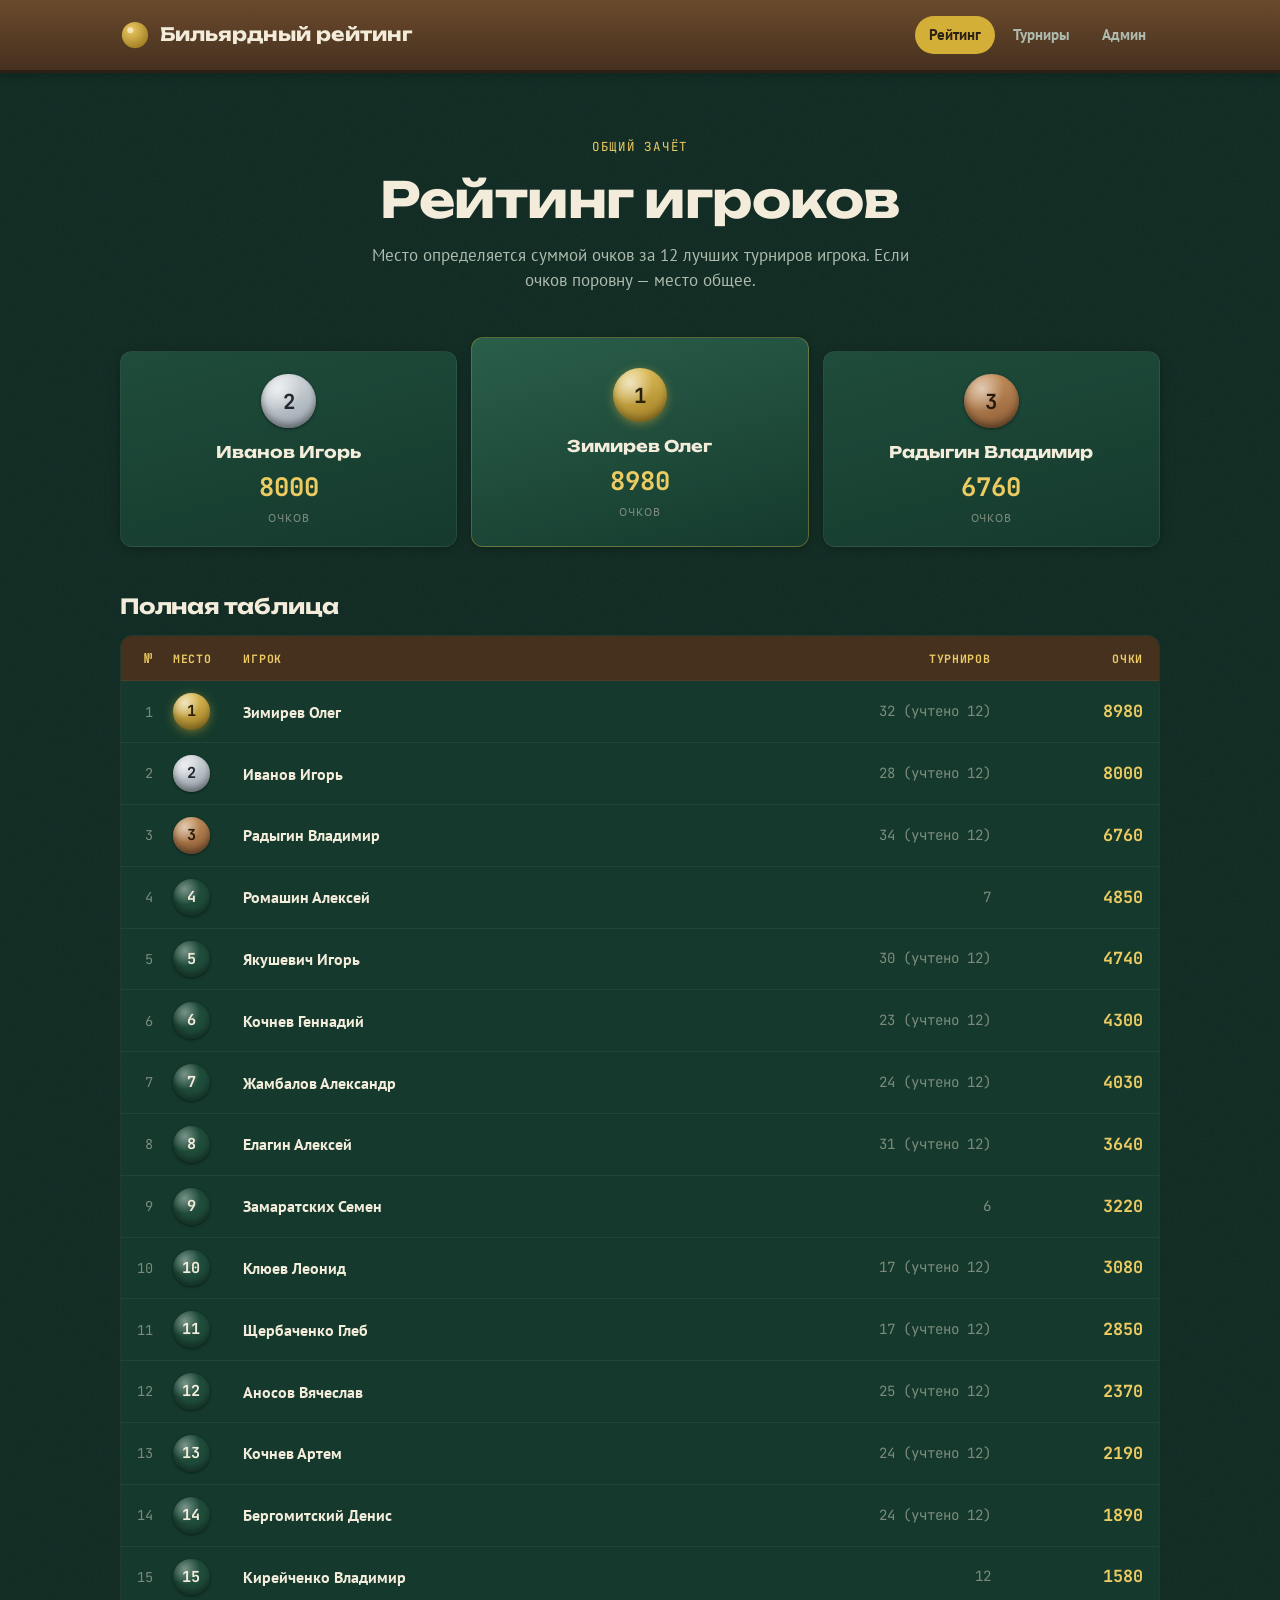
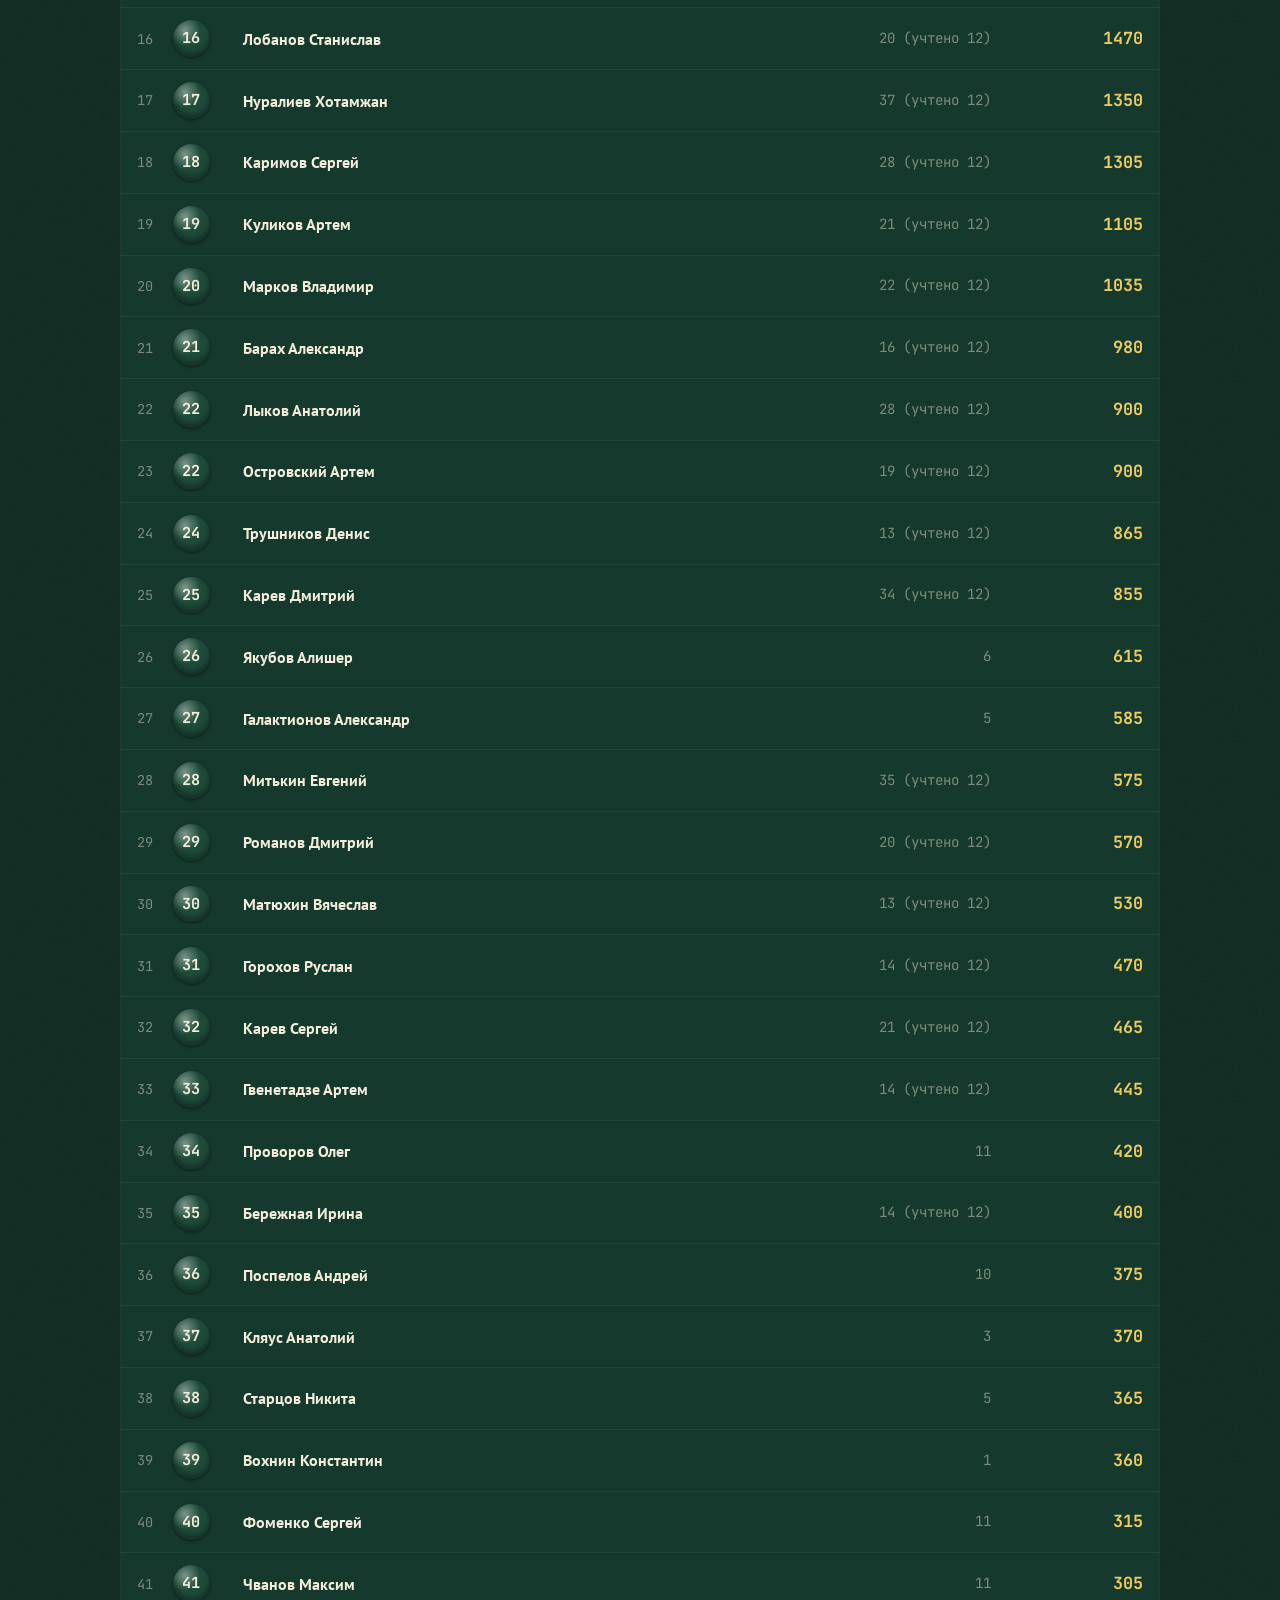
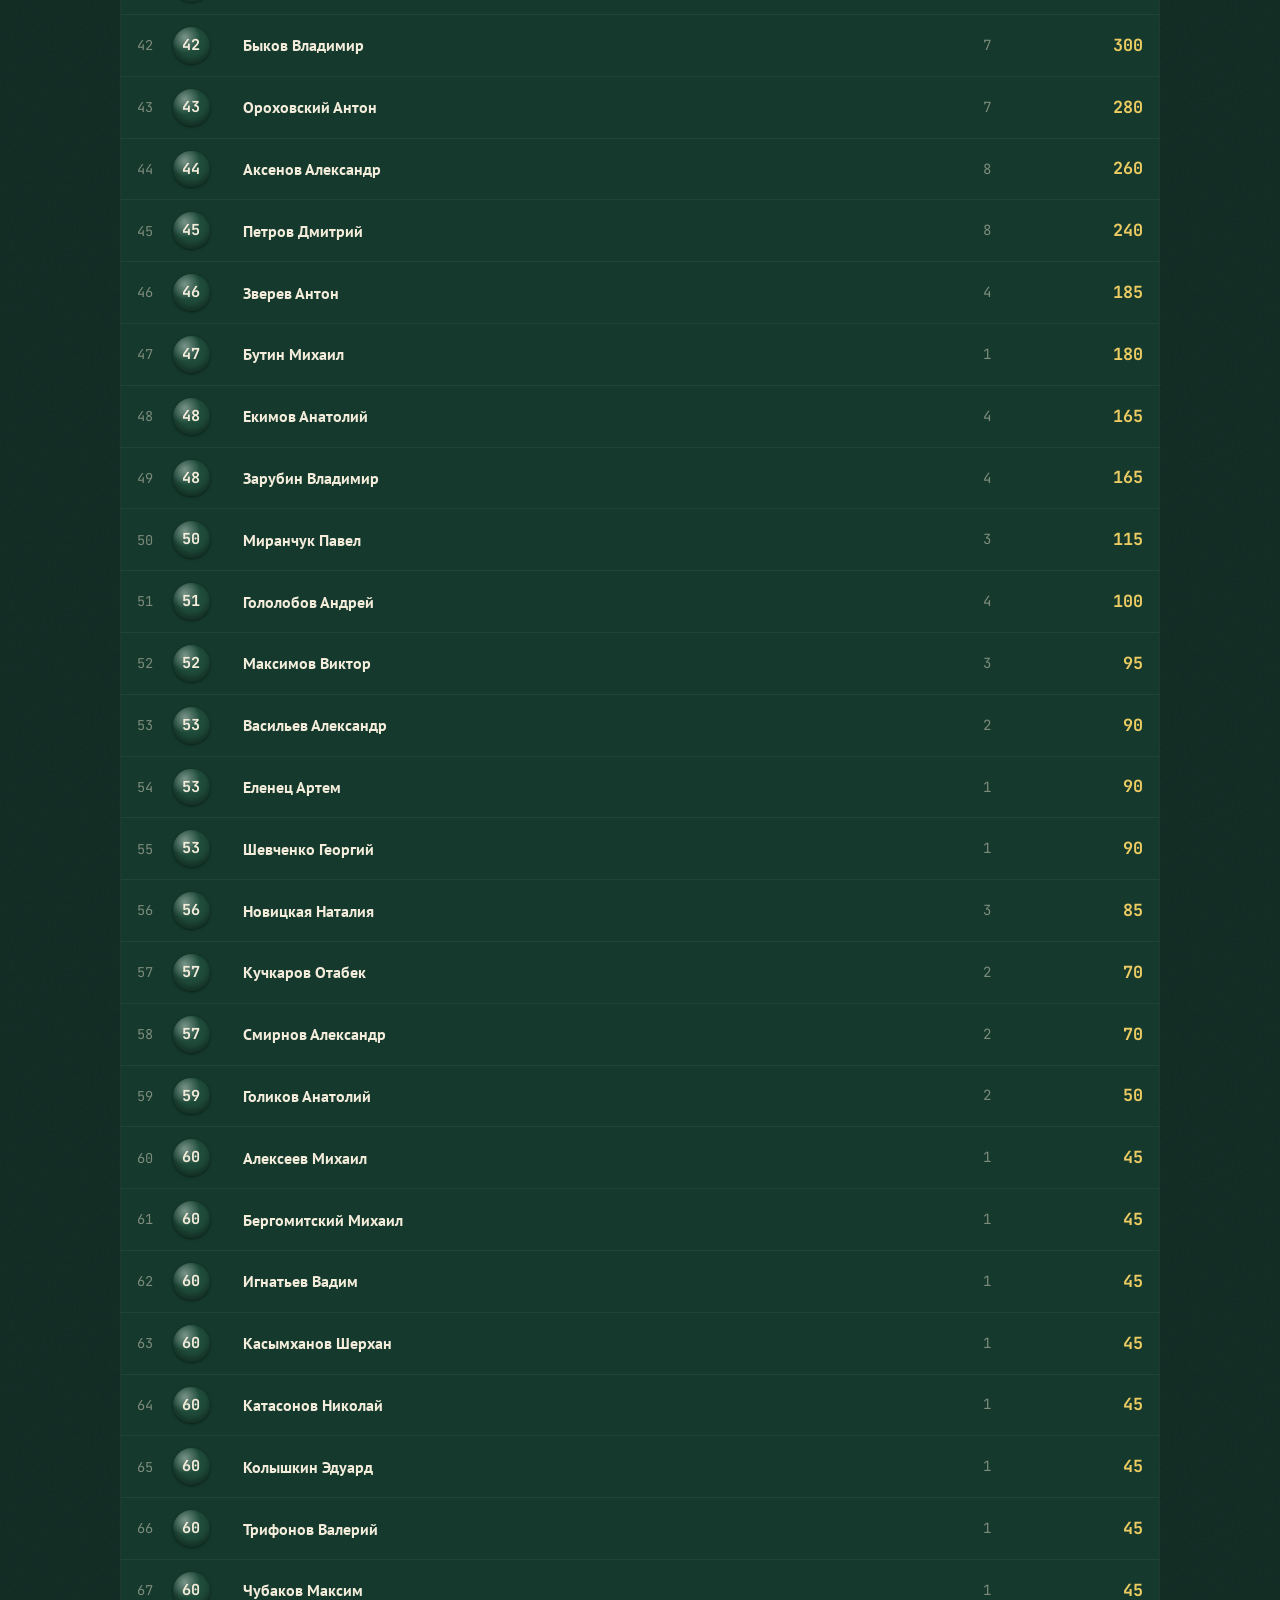
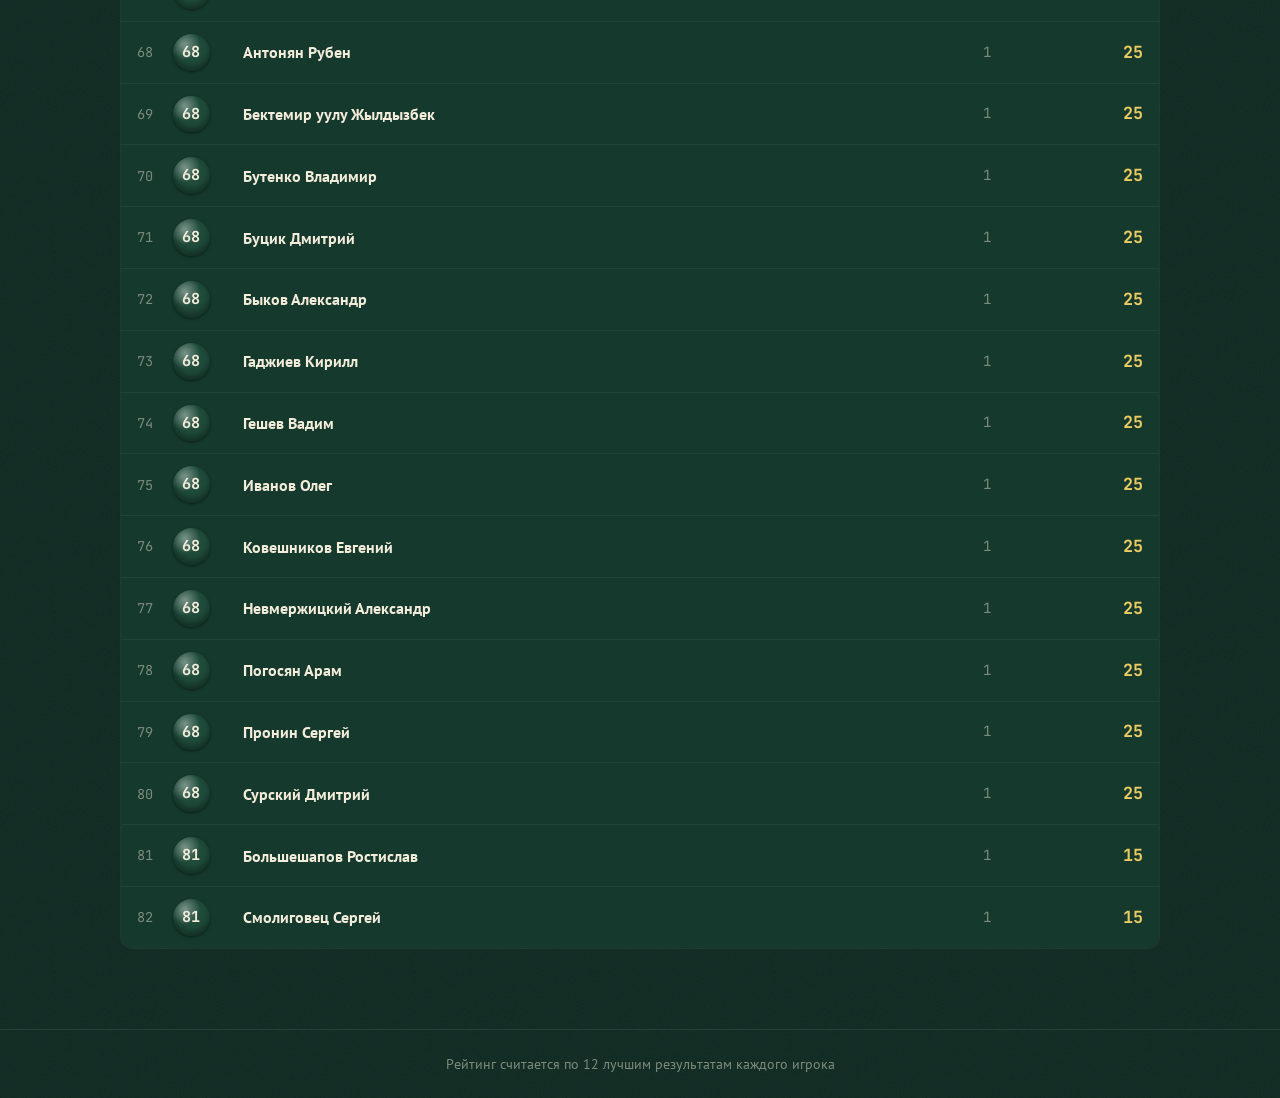
<file: index.html>
<!DOCTYPE html>
<html lang="ru">
<head>
<meta charset="UTF-8">
<meta name="viewport" content="width=device-width, initial-scale=1.0">
<title>Бильярдный рейтинг</title>
<meta name="description" content="Общий рейтинг игроков по итогам бильярдных турниров.">
<link rel="preconnect" href="https://fonts.googleapis.com">
<link rel="preconnect" href="https://fonts.gstatic.com" crossorigin>
<link href="https://fonts.googleapis.com/css2?family=Unbounded:wght@500;700;800&amp;family=PT+Sans:wght@400;700&amp;family=JetBrains+Mono:wght@400;500;700&amp;display=swap" rel="stylesheet">
<link rel="stylesheet" href="css/style.css">
</head>
<body>

<header class="site-header">
  <div class="site-header__inner">
    <a href="index.html" class="brand">
      <svg class="brand__mark" viewBox="0 0 32 32" aria-hidden="true">
        <circle cx="16" cy="16" r="14" fill="url(#ballGradHome)"/>
        <circle cx="11" cy="11" r="3.2" fill="#fff" opacity="0.55"/>
        <defs>
          <radialGradient id="ballGradHome" cx="0.35" cy="0.3" r="0.8">
            <stop offset="0%" stop-color="#eccb63"/>
            <stop offset="100%" stop-color="#9c7a1f"/>
          </radialGradient>
        </defs>
      </svg>
      Бильярдный рейтинг
    </a>
    <nav class="site-nav" aria-label="Основная навигация">
      <a href="index.html" class="active">Рейтинг</a>
      <a href="tournaments.html">Турниры</a>
      <a href="admin.html">Админ</a>
    </nav>
  </div>
</header>

<main>
  <div class="container">

    <div class="hero">
      <span class="hero__eyebrow">Общий зачёт</span>
      <h1>Рейтинг игроков</h1>
      <p class="lead">Место определяется суммой очков за 12 лучших турниров игрока. Если очков поровну — место общее.</p>
    </div>

    <div id="loading" class="loading-row"><span class="spinner"></span>&nbsp; Загружаем данные…</div>
    <div id="error-banner" class="banner banner-error" hidden></div>

    <div id="content" hidden>
      <div id="podium" class="podium"></div>

      <div class="section-title">
        <h2>Полная таблица</h2>
      </div>
      <div class="table-wrap">
        <table class="rating-table">
          <thead>
            <tr>
              <th class="idx">№</th>
              <th>Место</th>
              <th>Игрок</th>
              <th class="num col-secondary">Турниров</th>
              <th class="num">Очки</th>
            </tr>
          </thead>
          <tbody id="rating-body"></tbody>
        </table>
      </div>
    </div>

    <div id="empty-state" class="empty-state" hidden>
      <h3>Турниров пока нет</h3>
      <p>Как только администратор добавит первый турнир, здесь появится рейтинг игроков.</p>
    </div>

  </div>
</main>

<footer class="site-footer">
  <div class="container">
    <p>Рейтинг считается по 12 лучшим результатам каждого игрока</p>
  </div>
</footer>

<script type="module" src="js/main.js"></script>
<script src="js/metrika.js"></script>
</body>
</html>
</file>
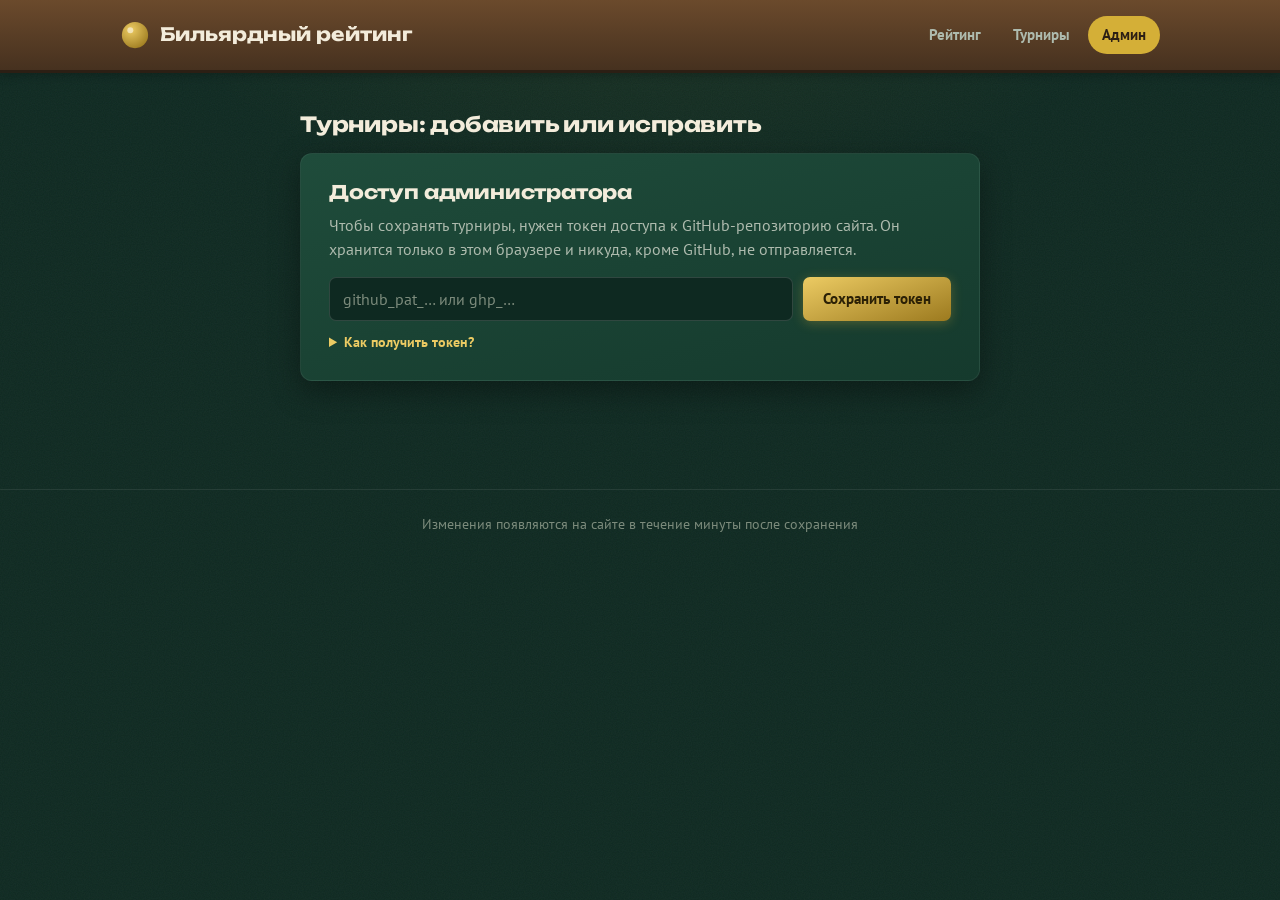
<file: admin.html>
<!DOCTYPE html>
<html lang="ru">
<head>
<meta charset="UTF-8">
<meta name="viewport" content="width=device-width, initial-scale=1.0">
<title>Админ — Бильярдный рейтинг</title>
<meta name="robots" content="noindex">
<link rel="preconnect" href="https://fonts.googleapis.com">
<link rel="preconnect" href="https://fonts.gstatic.com" crossorigin>
<link href="https://fonts.googleapis.com/css2?family=Unbounded:wght@500;700;800&amp;family=PT+Sans:wght@400;700&amp;family=JetBrains+Mono:wght@400;500;700&amp;display=swap" rel="stylesheet">
<link rel="stylesheet" href="css/style.css">
<style>
  details.help { font-size: 0.9rem; color: var(--chalk-dim); margin-top: 10px; }
  details.help summary { cursor: pointer; color: var(--brass-light); font-weight: 700; }
  details.help ol { padding-left: 20px; margin: 10px 0; }
  details.help li { margin-bottom: 6px; }
  details.help code { background: rgba(0,0,0,0.3); padding: 1px 6px; border-radius: 4px; font-family: var(--font-mono); font-size: 0.85em; }
  #preview-table td, #preview-table th { padding: 8px 12px; }
</style>
</head>
<body>

<header class="site-header">
  <div class="site-header__inner">
    <a href="index.html" class="brand">
      <svg class="brand__mark" viewBox="0 0 32 32" aria-hidden="true">
        <circle cx="16" cy="16" r="14" fill="url(#ballGradA)"/>
        <circle cx="11" cy="11" r="3.2" fill="#fff" opacity="0.55"/>
        <defs>
          <radialGradient id="ballGradA" cx="0.35" cy="0.3" r="0.8">
            <stop offset="0%" stop-color="#eccb63"/>
            <stop offset="100%" stop-color="#9c7a1f"/>
          </radialGradient>
        </defs>
      </svg>
      Бильярдный рейтинг
    </a>
    <nav class="site-nav" aria-label="Основная навигация">
      <a href="index.html">Рейтинг</a>
      <a href="tournaments.html">Турниры</a>
      <a href="admin.html" class="active">Админ</a>
    </nav>
  </div>
</header>

<main>
  <div class="container" style="max-width: 720px;">

    <div class="section-title">
      <h2 class="page-title">Турниры: добавить или исправить</h2>
    </div>

    <div id="checking-token" class="loading-row" hidden><span class="spinner"></span>&nbsp; Проверяем сохранённый токен…</div>

    <!-- Панель ввода токена -->
    <section class="panel" id="token-panel">
      <h3 style="margin-top:0;">Доступ администратора</h3>
      <p>Чтобы сохранять турниры, нужен токен доступа к GitHub-репозиторию сайта. Он хранится только в этом браузере и никуда, кроме GitHub, не отправляется.</p>
      <div class="field-row">
        <input type="password" id="token-input" placeholder="github_pat_… или ghp_…" autocomplete="off" aria-label="Токен доступа GitHub">
        <button id="save-token-btn" class="btn btn-primary">Сохранить токен</button>
      </div>
      <div id="token-error" class="banner banner-error" hidden style="margin-top:12px;"></div>

      <details class="help">
        <summary>Как получить токен?</summary>
        <ol>
          <li>Откройте <a href="https://github.com/settings/tokens?type=beta" target="_blank" rel="noopener">github.com/settings/tokens (Fine-grained tokens)</a>.</li>
          <li>Нажмите <strong>Generate new token</strong>.</li>
          <li>Задайте название и срок действия (например, 1 год).</li>
          <li>В <strong>Repository access</strong> выберите «Only select repositories» и укажите репозиторий этого сайта.</li>
          <li>В <strong>Permissions → Repository permissions</strong> найдите <strong>Contents</strong> и выберите <strong>Read and write</strong>.</li>
          <li>Нажмите <strong>Generate token</strong> и скопируйте его — он показывается только один раз.</li>
        </ol>
        <p>Токен даёт доступ только к тому репозиторию, который вы выбрали на шаге 4 — не к всему аккаунту.</p>
      </details>
    </section>

    <!-- Форма добавления турнира -->
    <section class="panel" id="admin-panel" hidden>
      <div class="panel-header">
        <h3 style="margin:0;" id="form-title">Новый турнир</h3>
        <button type="button" id="logout-btn" class="btn btn-ghost">Сменить токен</button>
      </div>

      <div class="field">
        <label for="edit-select">Что делаем</label>
        <select id="edit-select">
          <option value="">➕ Добавить новый турнир</option>
        </select>
        <p class="hint">Чтобы вписать очки после жеребьёвки или исправить уже сохранённый турнир, выберите его в этом списке.</p>
      </div>

      <form id="tournament-form">
        <div class="field">
          <label for="t-name">Название турнира</label>
          <input type="text" id="t-name" required placeholder="Например: Зимний мини-турнир">
        </div>

        <div class="field-group">
          <div class="field">
            <label for="t-date">Дата</label>
            <input type="date" id="t-date" required>
          </div>
          <div class="field">
            <label for="t-type">Тип турнира</label>
            <select id="t-type" required>
              <option value="mini">Мини-турнир</option>
              <option value="masters">Мастерс</option>
              <option value="grand_slam">Большой шлем</option>
            </select>
          </div>
        </div>

        <div class="field">
          <label>Игроки и очки <span id="players-count" class="players-count"></span></label>
          <div id="players-rows"></div>
          <div id="undo-bar" class="undo-bar" hidden>
            <span id="undo-text"></span>
            <button type="button" id="undo-btn" class="undo-bar__btn">Вернуть</button>
          </div>
          <button type="button" id="add-player-row-btn" class="btn btn-secondary">+ Добавить игрока</button>
          <p class="hint">Начните вводить имя — если игрок уже есть в базе, выберите его из списка, чтобы не создать дубль. Новое имя автоматически станет новым игроком. До турнира очки можно не заполнять: проведите жеребьёвку ниже и сохраните турнир как предстоящий.</p>
        </div>

        <datalist id="players-datalist"></datalist>

        <div class="field" id="groups-field">
          <label>Группы <span class="players-count">необязательно</span></label>
          <p id="groups-status" class="hint" style="margin-top:0;"></p>
          <div class="field-row" style="align-items:center;">
            <select id="groups-count-select" aria-label="Количество групп" hidden style="width:auto;"></select>
            <button type="button" id="draw-btn" class="btn btn-secondary">Провести жеребьёвку</button>
            <button type="button" id="clear-groups-btn" class="btn btn-ghost" hidden>Убрать группы</button>
          </div>
          <div id="groups-board" class="groups-board"></div>
        </div>

        <div id="preview-wrap" hidden>
          <div class="section-title"><h2 style="font-size:1rem;">Предпросмотр мест</h2></div>
          <div class="table-wrap" style="margin-bottom:20px;">
            <table class="rating-table" id="preview-table">
              <thead><tr><th class="idx">№</th><th>Место</th><th>Игрок</th><th class="num">Очки</th></tr></thead>
              <tbody id="preview-body"></tbody>
            </table>
          </div>
        </div>

        <div id="form-banner" class="banner" hidden></div>

        <button type="submit" class="btn btn-primary btn-large" id="submit-btn">Сохранить турнир</button>
        <button type="button" class="btn btn-danger btn-large delete-btn" id="delete-btn" hidden>Удалить турнир</button>
      </form>
    </section>

  </div>
</main>

<footer class="site-footer">
  <div class="container">
    <p>Изменения появляются на сайте в течение минуты после сохранения</p>
  </div>
</footer>

<script type="module" src="js/admin.js"></script>
</body>
</html>
</file>
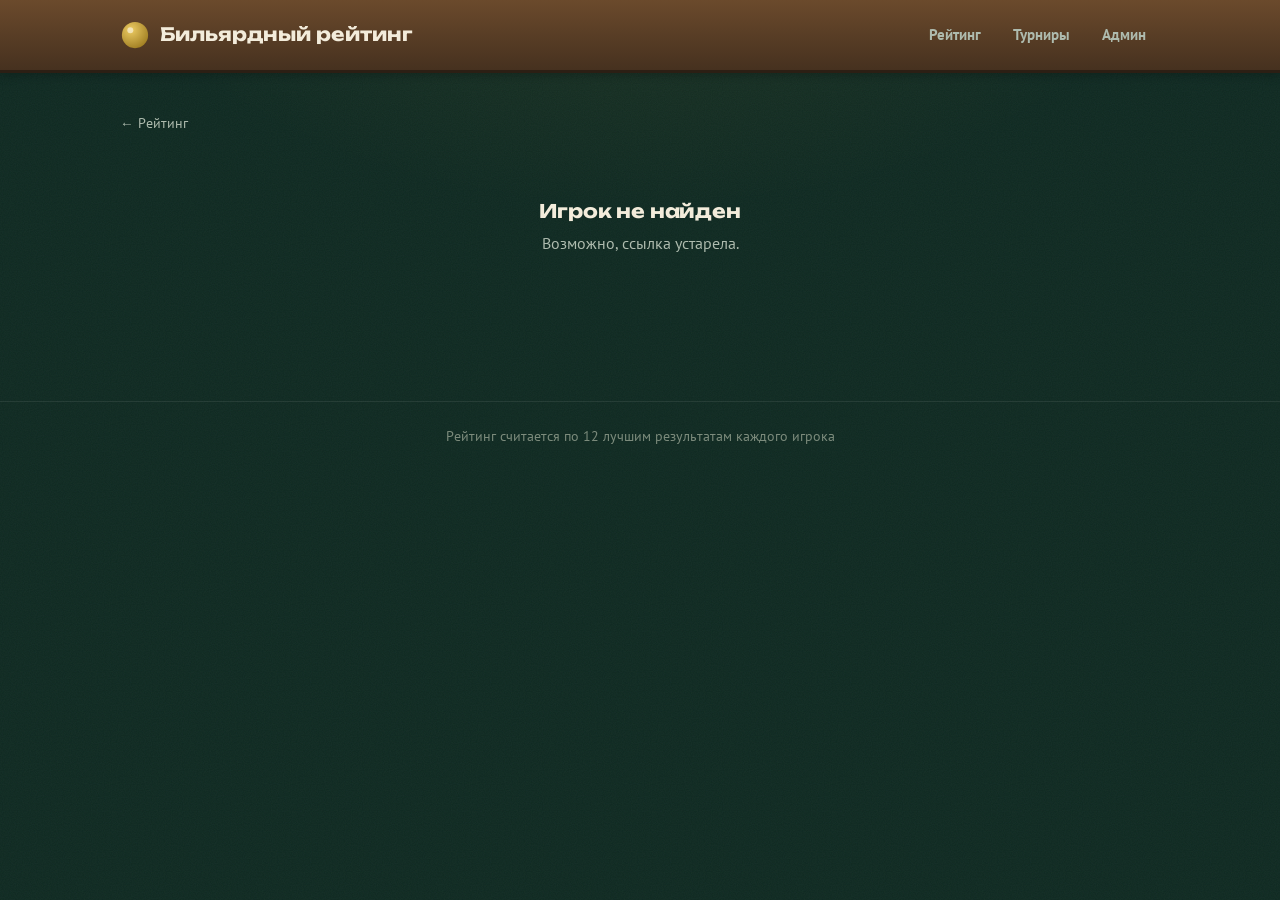
<file: player.html>
<!DOCTYPE html>
<html lang="ru">
<head>
<meta charset="UTF-8">
<meta name="viewport" content="width=device-width, initial-scale=1.0">
<title>Игрок — Бильярдный рейтинг</title>
<link rel="preconnect" href="https://fonts.googleapis.com">
<link rel="preconnect" href="https://fonts.gstatic.com" crossorigin>
<link href="https://fonts.googleapis.com/css2?family=Unbounded:wght@500;700;800&amp;family=PT+Sans:wght@400;700&amp;family=JetBrains+Mono:wght@400;500;700&amp;display=swap" rel="stylesheet">
<link rel="stylesheet" href="css/style.css">
</head>
<body>

<header class="site-header">
  <div class="site-header__inner">
    <a href="index.html" class="brand">
      <svg class="brand__mark" viewBox="0 0 32 32" aria-hidden="true">
        <circle cx="16" cy="16" r="14" fill="url(#ballGradP)"/>
        <circle cx="11" cy="11" r="3.2" fill="#fff" opacity="0.55"/>
        <defs>
          <radialGradient id="ballGradP" cx="0.35" cy="0.3" r="0.8">
            <stop offset="0%" stop-color="#eccb63"/>
            <stop offset="100%" stop-color="#9c7a1f"/>
          </radialGradient>
        </defs>
      </svg>
      Бильярдный рейтинг
    </a>
    <nav class="site-nav" aria-label="Основная навигация">
      <a href="index.html">Рейтинг</a>
      <a href="tournaments.html">Турниры</a>
      <a href="admin.html">Админ</a>
    </nav>
  </div>
</header>

<main>
  <div class="container">

    <div class="breadcrumb"><a href="index.html">← Рейтинг</a></div>

    <div id="loading" class="loading-row"><span class="spinner"></span>&nbsp; Загружаем профиль…</div>
    <div id="error-banner" class="banner banner-error" hidden></div>

    <div id="content" hidden>
      <div class="player-header">
        <span id="player-badge"></span>
        <div>
          <h1 id="player-name" style="font-size:1.8rem; margin:0 0 4px;"></h1>
          <div id="player-stats" class="player-stats-line"></div>
        </div>
      </div>

      <div class="section-title">
        <h2 style="font-size:1.1rem;">История турниров</h2>
      </div>
      <div class="table-wrap">
        <table class="rating-table">
          <thead>
            <tr>
              <th>Дата</th>
              <th>Турнир</th>
              <th class="col-secondary">Тип</th>
              <th class="num">Очки</th>
            </tr>
          </thead>
          <tbody id="history-body"></tbody>
        </table>
      </div>
      <p class="hint" id="counted-hint"></p>

      <div id="no-history" class="empty-state" hidden>
        <h3>Пока нет сыгранных турниров</h3>
        <p>Как только игрок сыграет турнир, здесь появится история его результатов.</p>
      </div>
    </div>

    <div id="not-found" class="empty-state" hidden>
      <h3>Игрок не найден</h3>
      <p>Возможно, ссылка устарела.</p>
    </div>

  </div>
</main>

<footer class="site-footer">
  <div class="container">
    <p>Рейтинг считается по 12 лучшим результатам каждого игрока</p>
  </div>
</footer>

<script type="module" src="js/player.js"></script>
<script src="js/metrika.js"></script>
</body>
</html>
</file>
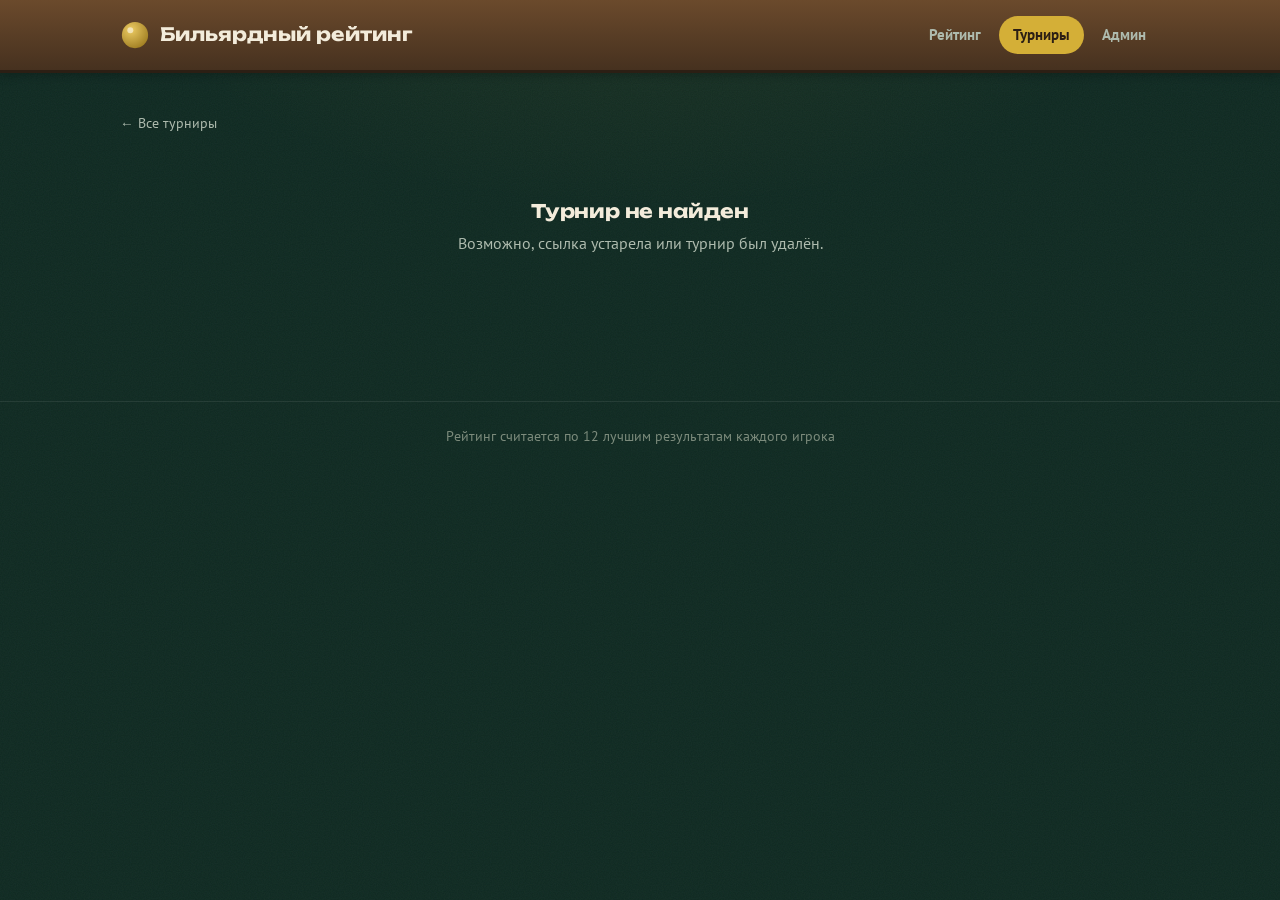
<file: tournament.html>
<!DOCTYPE html>
<html lang="ru">
<head>
<meta charset="UTF-8">
<meta name="viewport" content="width=device-width, initial-scale=1.0">
<title>Турнир — Бильярдный рейтинг</title>
<link rel="preconnect" href="https://fonts.googleapis.com">
<link rel="preconnect" href="https://fonts.gstatic.com" crossorigin>
<link href="https://fonts.googleapis.com/css2?family=Unbounded:wght@500;700;800&amp;family=PT+Sans:wght@400;700&amp;family=JetBrains+Mono:wght@400;500;700&amp;display=swap" rel="stylesheet">
<link rel="stylesheet" href="css/style.css">
</head>
<body>

<header class="site-header">
  <div class="site-header__inner">
    <a href="index.html" class="brand">
      <svg class="brand__mark" viewBox="0 0 32 32" aria-hidden="true">
        <circle cx="16" cy="16" r="14" fill="url(#ballGradD)"/>
        <circle cx="11" cy="11" r="3.2" fill="#fff" opacity="0.55"/>
        <defs>
          <radialGradient id="ballGradD" cx="0.35" cy="0.3" r="0.8">
            <stop offset="0%" stop-color="#eccb63"/>
            <stop offset="100%" stop-color="#9c7a1f"/>
          </radialGradient>
        </defs>
      </svg>
      Бильярдный рейтинг
    </a>
    <nav class="site-nav" aria-label="Основная навигация">
      <a href="index.html">Рейтинг</a>
      <a href="tournaments.html" class="active">Турниры</a>
      <a href="admin.html">Админ</a>
    </nav>
  </div>
</header>

<main>
  <div class="container">

    <div class="breadcrumb"><a href="tournaments.html">← Все турниры</a></div>

    <div id="loading" class="loading-row"><span class="spinner"></span>&nbsp; Загружаем турнир…</div>
    <div id="error-banner" class="banner banner-error" hidden></div>

    <div id="content" hidden>
      <div class="tournament-header">
        <span id="type-badge" class="type-badge"></span>
        <h1 id="tournament-name" style="font-size:1.8rem; margin:0;"></h1>
        <span id="tournament-date" class="tournament-header__date"></span>
      </div>

      <section id="groups-section" hidden>
        <div class="section-title">
          <h2>Группы</h2>
          <span id="groups-note" class="tournament-header__date"></span>
        </div>
        <div id="groups-grid" class="groups-grid groups-grid--public"></div>
      </section>

      <p id="upcoming-note" class="banner banner-info" hidden>Турнир ещё не сыгран — результаты появятся здесь после его завершения.</p>

      <div class="section-title" id="results-title" hidden>
        <h2>Результаты</h2>
      </div>
      <div class="table-wrap" id="standings-wrap">
        <table class="rating-table">
          <thead>
            <tr>
              <th class="idx">№</th>
              <th>Место</th>
              <th>Игрок</th>
              <th class="num">Очки</th>
            </tr>
          </thead>
          <tbody id="standings-body"></tbody>
        </table>
      </div>
    </div>

    <div id="not-found" class="empty-state" hidden>
      <h3>Турнир не найден</h3>
      <p>Возможно, ссылка устарела или турнир был удалён.</p>
    </div>

  </div>
</main>

<footer class="site-footer">
  <div class="container">
    <p>Рейтинг считается по 12 лучшим результатам каждого игрока</p>
  </div>
</footer>

<script type="module" src="js/tournament.js"></script>
<script src="js/metrika.js"></script>
</body>
</html>
</file>
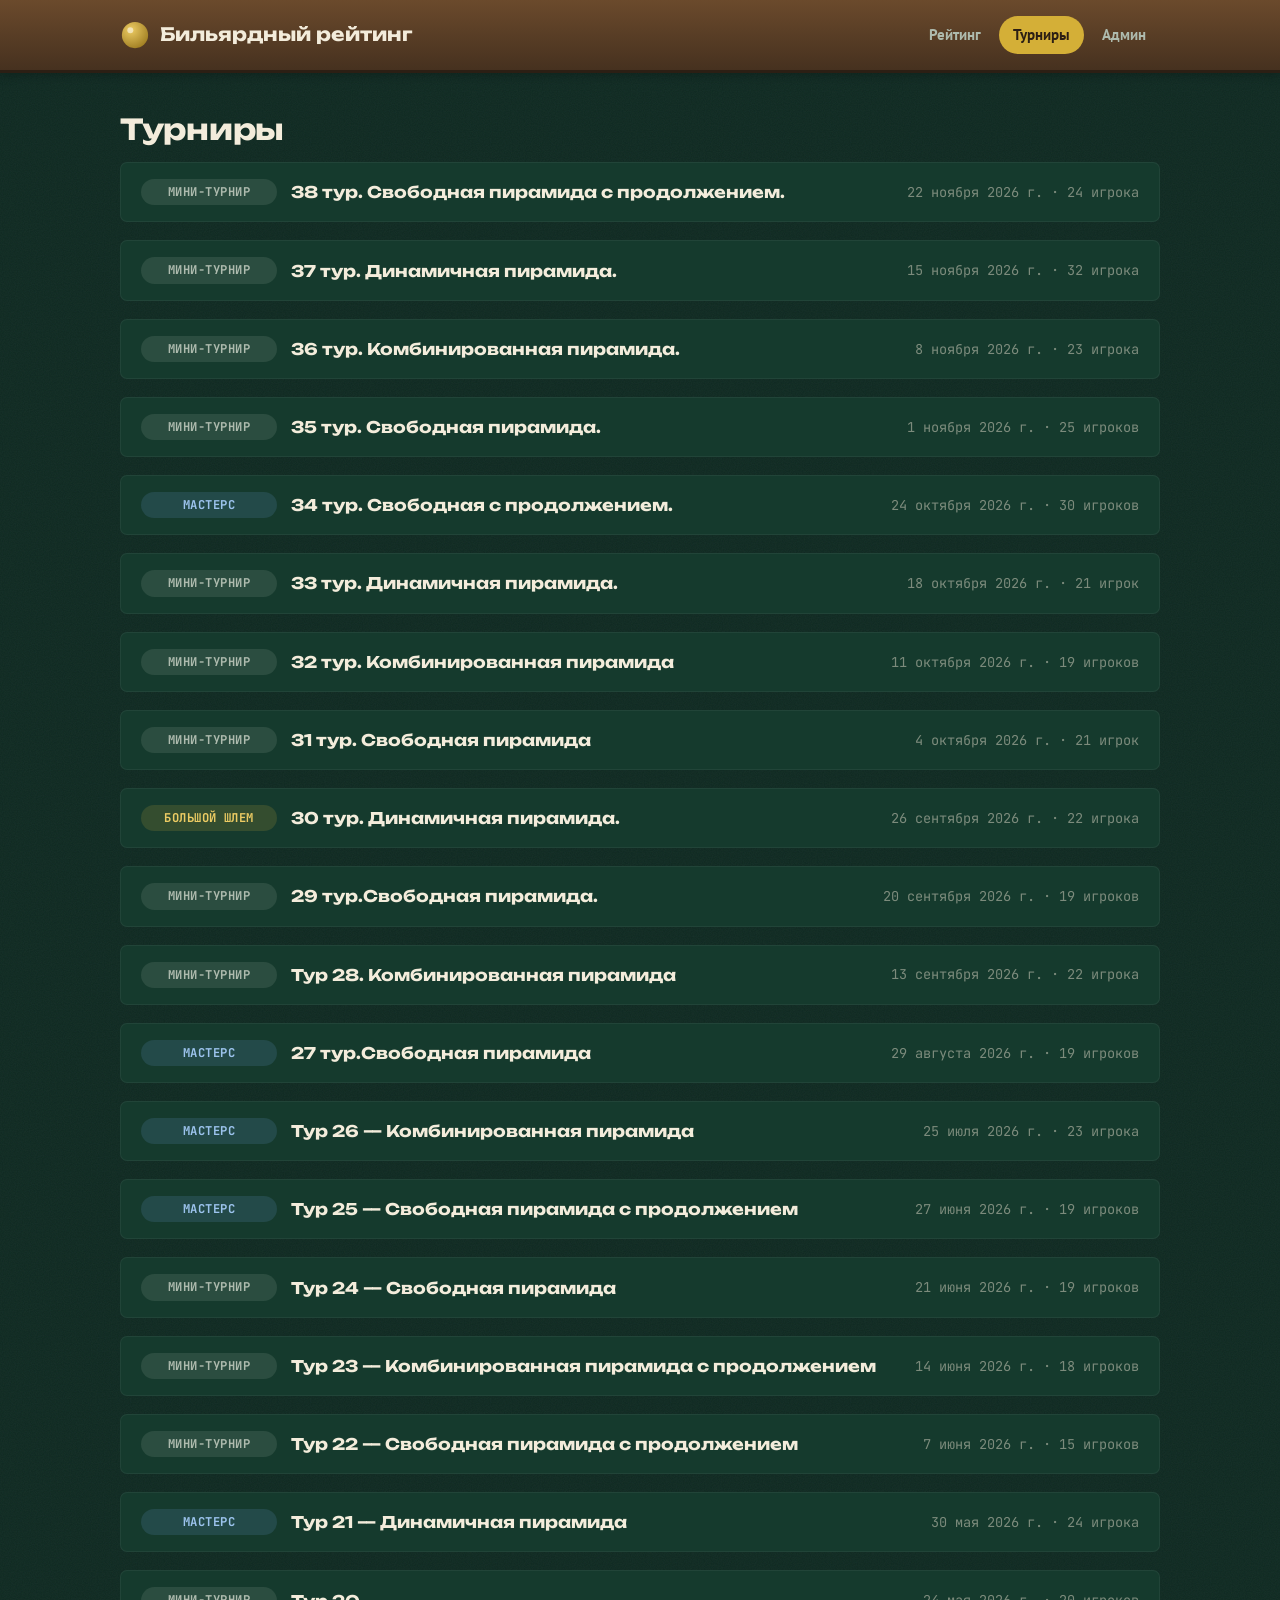
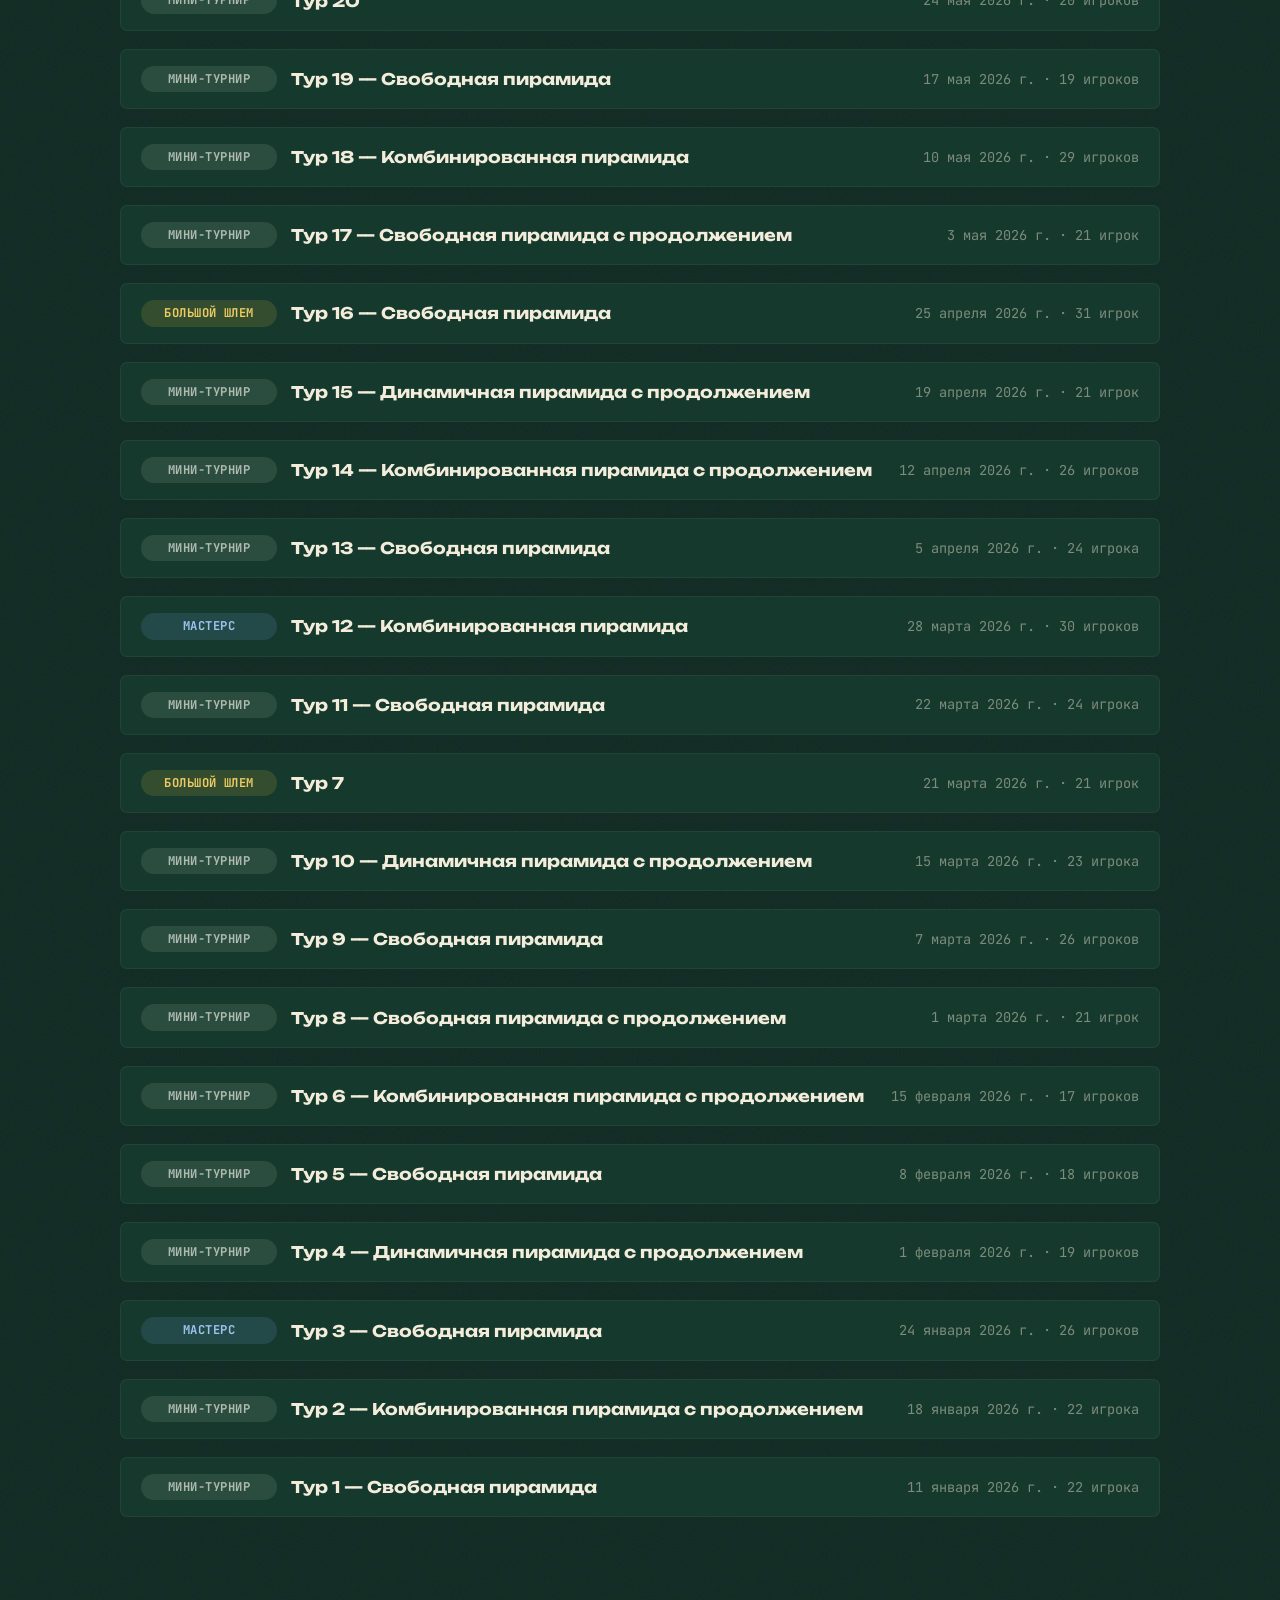
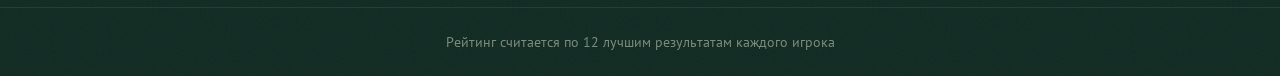
<file: tournaments.html>
<!DOCTYPE html>
<html lang="ru">
<head>
<meta charset="UTF-8">
<meta name="viewport" content="width=device-width, initial-scale=1.0">
<title>Турниры — Бильярдный рейтинг</title>
<meta name="description" content="Список всех сыгранных бильярдных турниров.">
<link rel="preconnect" href="https://fonts.googleapis.com">
<link rel="preconnect" href="https://fonts.gstatic.com" crossorigin>
<link href="https://fonts.googleapis.com/css2?family=Unbounded:wght@500;700;800&amp;family=PT+Sans:wght@400;700&amp;family=JetBrains+Mono:wght@400;500;700&amp;display=swap" rel="stylesheet">
<link rel="stylesheet" href="css/style.css">
</head>
<body>

<header class="site-header">
  <div class="site-header__inner">
    <a href="index.html" class="brand">
      <svg class="brand__mark" viewBox="0 0 32 32" aria-hidden="true">
        <circle cx="16" cy="16" r="14" fill="url(#ballGradT)"/>
        <circle cx="11" cy="11" r="3.2" fill="#fff" opacity="0.55"/>
        <defs>
          <radialGradient id="ballGradT" cx="0.35" cy="0.3" r="0.8">
            <stop offset="0%" stop-color="#eccb63"/>
            <stop offset="100%" stop-color="#9c7a1f"/>
          </radialGradient>
        </defs>
      </svg>
      Бильярдный рейтинг
    </a>
    <nav class="site-nav" aria-label="Основная навигация">
      <a href="index.html">Рейтинг</a>
      <a href="tournaments.html" class="active">Турниры</a>
      <a href="admin.html">Админ</a>
    </nav>
  </div>
</header>

<main>
  <div class="container">

    <div class="section-title">
      <h2 style="font-size:1.8rem;">Турниры</h2>
    </div>

    <div id="loading" class="loading-row"><span class="spinner"></span>&nbsp; Загружаем турниры…</div>
    <div id="error-banner" class="banner banner-error" hidden></div>

    <div id="list" class="stack"></div>

    <div id="empty-state" class="empty-state" hidden>
      <h3>Турниров пока нет</h3>
      <p>Здесь появится список турниров, как только администратор добавит первый.</p>
    </div>

  </div>
</main>

<footer class="site-footer">
  <div class="container">
    <p>Рейтинг считается по 12 лучшим результатам каждого игрока</p>
  </div>
</footer>

<script type="module" src="js/tournaments.js"></script>
<script src="js/metrika.js"></script>
</body>
</html>
</file>
<file: css/style.css>
/* ============================================================
   ТОКЕНЫ ДИЗАЙНА
   Тема: сукно бильярдного стола, деревянный борт, мел, латунь.
   ============================================================ */
:root {
  --felt-deep: #0e2921;
  --felt: #153a2d;
  --felt-light: #1f4c3b;
  --felt-lighter: #2a5f4a;

  --rail: #46311f;
  --rail-light: #6b4a2c;
  --rail-dark: #2c1f14;

  --chalk: #f3ecdb;
  --chalk-dim: #aebbae;
  --chalk-faint: #7c8b7c;

  --brass: #d4af37;
  --brass-light: #eccb63;
  --brass-dark: #9c7a1f;

  --cue-red: #a8433f;
  --danger: #c1504a;
  --danger-bg: #3a1d1c;
  --success: #5c9a63;
  --success-bg: #1a3324;

  --silver-a: #dfe4e8;
  --silver-b: #98a3ac;
  --bronze-a: #cf9a63;
  --bronze-b: #8a5a34;

  --font-display: 'Unbounded', 'Arial Narrow', sans-serif;
  --font-body: 'PT Sans', -apple-system, Segoe UI, sans-serif;
  --font-mono: 'JetBrains Mono', 'Courier New', monospace;

  --radius: 12px;
  --radius-sm: 7px;
  --radius-pill: 999px;

  --shadow-panel: 0 10px 30px rgba(0, 0, 0, 0.35);
  --shadow-soft: 0 2px 10px rgba(0, 0, 0, 0.25);

  --content-width: 1080px;
}

/* ============================================================
   RESET / BASE
   ============================================================ */
* {
  box-sizing: border-box;
}

html {
  -webkit-text-size-adjust: 100%;
}

body {
  margin: 0;
  min-height: 100vh;
  background-color: var(--felt-deep);
  background-image:
    radial-gradient(ellipse 900px 500px at 50% -10%, rgba(212, 175, 55, 0.08), transparent 60%),
    url("data:image/svg+xml,%3Csvg xmlns='http://www.w3.org/2000/svg' width='180' height='180'%3E%3Cfilter id='n'%3E%3CfeTurbulence type='fractalNoise' baseFrequency='0.85' numOctaves='2' stitchTiles='stitch'/%3E%3C/filter%3E%3Crect width='100%25' height='100%25' filter='url(%23n)' opacity='0.05'/%3E%3C/svg%3E");
  color: var(--chalk);
  font-family: var(--font-body);
  font-size: 16px;
  line-height: 1.5;
}

h1, h2, h3, h4 {
  font-family: var(--font-display);
  font-weight: 700;
  line-height: 1.15;
  margin: 0 0 0.5em;
  letter-spacing: -0.01em;
}

p {
  margin: 0 0 1em;
  color: var(--chalk-dim);
}

a {
  color: var(--brass-light);
  text-decoration: none;
}
a:hover {
  text-decoration: underline;
}

img, svg {
  display: block;
  max-width: 100%;
}

button, input, select {
  font-family: inherit;
  font-size: inherit;
  color: inherit;
}

table {
  border-collapse: collapse;
  width: 100%;
}

:focus-visible {
  outline: 2px solid var(--brass-light);
  outline-offset: 2px;
  border-radius: 3px;
}

@media (prefers-reduced-motion: reduce) {
  *, *::before, *::after {
    animation-duration: 0.001ms !important;
    animation-iteration-count: 1 !important;
    transition-duration: 0.001ms !important;
  }
}

/* ============================================================
   LAYOUT
   ============================================================ */
.container {
  max-width: var(--content-width);
  margin: 0 auto;
  padding: 0 20px;
}

.site-header {
  background: linear-gradient(180deg, var(--rail-light), var(--rail));
  border-bottom: 3px solid var(--rail-dark);
  box-shadow: var(--shadow-soft);
}

.site-header__inner {
  max-width: var(--content-width);
  margin: 0 auto;
  padding: 16px 20px;
  display: flex;
  align-items: center;
  justify-content: space-between;
  gap: 16px;
  flex-wrap: wrap;
}

.brand {
  display: flex;
  align-items: center;
  gap: 10px;
  font-family: var(--font-display);
  font-weight: 700;
  font-size: 1.15rem;
  color: var(--chalk);
}

.brand:hover {
  text-decoration: none;
  opacity: 0.9;
}

.brand__mark {
  width: 30px;
  height: 30px;
  flex-shrink: 0;
}

nav.site-nav {
  display: flex;
  gap: 4px;
  flex-wrap: wrap;
}

nav.site-nav a {
  color: var(--chalk-dim);
  font-weight: 700;
  font-size: 0.92rem;
  padding: 8px 14px;
  border-radius: var(--radius-pill);
  transition: background-color 0.15s ease, color 0.15s ease;
}

nav.site-nav a:hover {
  color: var(--chalk);
  background: rgba(255, 255, 255, 0.06);
  text-decoration: none;
}

nav.site-nav a.active {
  color: var(--rail-dark);
  background: var(--brass);
}

main {
  padding: 40px 0 80px;
}

.site-footer {
  border-top: 1px solid rgba(255, 255, 255, 0.08);
  padding: 24px 0;
  text-align: center;
}

.site-footer p {
  color: var(--chalk-faint);
  font-size: 0.85rem;
  margin: 0;
}

/* ============================================================
   HERO
   ============================================================ */
.hero {
  text-align: center;
  padding: 20px 0 44px;
}

.hero__eyebrow {
  display: inline-block;
  font-family: var(--font-mono);
  text-transform: uppercase;
  letter-spacing: 0.14em;
  font-size: 0.78rem;
  color: var(--brass-light);
  margin-bottom: 14px;
}

.hero h1 {
  font-size: clamp(2rem, 5vw, 3.1rem);
  color: var(--chalk);
  margin-bottom: 0.3em;
}

.hero p.lead {
  max-width: 560px;
  margin: 0 auto;
  font-size: 1.05rem;
}

/* ============================================================
   BALL BADGE — знак места (сигнатурный элемент)
   ============================================================ */
.ball-badge {
  --size: 2.3rem;
  width: var(--size);
  height: var(--size);
  border-radius: 50%;
  display: inline-flex;
  align-items: center;
  justify-content: center;
  flex-shrink: 0;
  font-family: var(--font-mono);
  font-weight: 700;
  font-size: 0.95rem;
  color: var(--chalk);
  background:
    radial-gradient(circle at 32% 28%, rgba(255, 255, 255, 0.4), transparent 42%),
    var(--felt-light);
  box-shadow: inset 0 -4px 7px rgba(0, 0, 0, 0.4), 0 1px 3px rgba(0, 0, 0, 0.5);
}

.ball-badge--lg {
  --size: 3.4rem;
  font-size: 1.3rem;
}

.ball-badge.rank-1 {
  background:
    radial-gradient(circle at 32% 28%, rgba(255, 255, 255, 0.65), transparent 42%),
    linear-gradient(160deg, var(--brass-light), var(--brass-dark));
  color: #2b2005;
  box-shadow: inset 0 -4px 7px rgba(0, 0, 0, 0.3), 0 2px 10px rgba(212, 175, 55, 0.45);
}

.ball-badge.rank-2 {
  background:
    radial-gradient(circle at 32% 28%, rgba(255, 255, 255, 0.65), transparent 42%),
    linear-gradient(160deg, var(--silver-a), var(--silver-b));
  color: #23282c;
}

.ball-badge.rank-3 {
  background:
    radial-gradient(circle at 32% 28%, rgba(255, 255, 255, 0.55), transparent 42%),
    linear-gradient(160deg, var(--bronze-a), var(--bronze-b));
  color: #2b1a09;
}

/* ============================================================
   PODIUM (топ-3 на главной)
   ============================================================ */
.podium {
  display: grid;
  grid-template-columns: 1fr 1fr 1fr;
  gap: 14px;
  align-items: end;
  margin-bottom: 48px;
}

.podium__card {
  background: linear-gradient(165deg, var(--felt-light), var(--felt));
  border: 1px solid rgba(255, 255, 255, 0.06);
  border-radius: var(--radius);
  padding: 22px 16px 20px;
  text-align: center;
  box-shadow: var(--shadow-soft);
}

.podium__card--first {
  padding-top: 30px;
  padding-bottom: 26px;
  border-color: rgba(212, 175, 55, 0.35);
  background: linear-gradient(165deg, var(--felt-lighter), var(--felt));
  order: 2;
}
.podium__card--second { order: 1; }
.podium__card--third { order: 3; }

.podium__badge {
  margin: 0 auto 12px;
}

.podium__name {
  font-family: var(--font-display);
  font-weight: 700;
  font-size: 1rem;
  color: var(--chalk);
  margin-bottom: 4px;
  overflow-wrap: break-word;
}

.podium__points {
  font-family: var(--font-mono);
  font-weight: 700;
  font-size: 1.6rem;
  color: var(--brass-light);
}

.podium__points-label {
  font-size: 0.72rem;
  color: var(--chalk-faint);
  text-transform: uppercase;
  letter-spacing: 0.08em;
  margin-top: 2px;
}

/* Телефон: призёры идут сверху вниз 1 → 2 → 3, компактными строками */
@media (max-width: 640px) {
  .podium {
    grid-template-columns: 1fr;
    gap: 8px;
    margin-bottom: 32px;
  }
  .podium__card,
  .podium__card--first {
    display: grid;
    grid-template-columns: auto 1fr auto;
    align-items: center;
    column-gap: 14px;
    padding: 12px 16px;
    text-align: left;
  }
  .podium__card--first { order: 1; }
  .podium__card--second { order: 2; }
  .podium__card--third { order: 3; }
  .podium__badge { margin: 0; grid-row: span 2; }
  .podium__badge .ball-badge--lg { --size: 2.6rem; font-size: 1.05rem; }
  .podium__name { margin: 0; grid-row: span 2; }
  .podium__points { font-size: 1.25rem; text-align: right; line-height: 1.1; }
  .podium__points-label { text-align: right; margin: 0; }
}

/* ============================================================
   PANEL / CARD
   ============================================================ */
.panel {
  background: linear-gradient(165deg, var(--felt-light), var(--felt));
  border: 1px solid rgba(255, 255, 255, 0.06);
  border-radius: var(--radius);
  padding: 28px;
  box-shadow: var(--shadow-panel);
  margin-bottom: 28px;
}

.panel-header {
  display: flex;
  align-items: center;
  justify-content: space-between;
  gap: 12px;
  margin-bottom: 18px;
  flex-wrap: wrap;
}

.panel-header h2 {
  margin: 0;
}

.section-title {
  display: flex;
  align-items: baseline;
  justify-content: space-between;
  gap: 12px;
  margin-bottom: 16px;
  flex-wrap: wrap;
}

.section-title h2 {
  font-size: 1.3rem;
  margin: 0;
}

/* ============================================================
   TABLE
   ============================================================ */
.table-wrap {
  overflow-x: auto;
  border-radius: var(--radius);
  border: 1px solid rgba(255, 255, 255, 0.06);
}

table.rating-table {
  min-width: 560px;
  background: var(--felt);
}

.rating-table thead th {
  background: var(--rail);
  color: var(--brass-light);
  font-family: var(--font-mono);
  text-transform: uppercase;
  letter-spacing: 0.06em;
  font-size: 0.72rem;
  font-weight: 700;
  text-align: left;
  padding: 12px 16px;
  white-space: nowrap;
}

.rating-table th.num, .rating-table td.num {
  text-align: right;
}

.rating-table tbody tr {
  border-top: 1px solid rgba(255, 255, 255, 0.05);
  transition: background-color 0.12s ease;
}

.rating-table tbody tr:hover {
  background: rgba(255, 255, 255, 0.03);
}

.rating-table td {
  padding: 12px 16px;
  vertical-align: middle;
}

.rating-table td.place-cell {
  width: 1%;
}

.rating-table td.name-cell {
  font-weight: 700;
  color: var(--chalk);
}

.rating-table td.points-cell {
  font-family: var(--font-mono);
  font-weight: 700;
  font-size: 1.05rem;
  color: var(--brass-light);
}

.rating-table td.muted {
  color: var(--chalk-faint);
  font-size: 0.88rem;
  font-family: var(--font-mono);
}

.rating-table a.player-link,
.podium__name a {
  color: inherit;
  text-decoration: none;
}
.rating-table a.player-link:hover,
.podium__name a:hover {
  color: var(--brass-light);
  text-decoration: underline;
}

.rating-table tbody tr.row-excluded {
  opacity: 0.5;
}

.not-counted-tag {
  display: inline-block;
  font-family: var(--font-mono);
  font-size: 0.68rem;
  color: var(--chalk-faint);
  text-transform: uppercase;
  letter-spacing: 0.04em;
  font-weight: 400;
  margin-left: 8px;
  vertical-align: middle;
}

.player-header {
  display: flex;
  align-items: center;
  gap: 16px;
  margin-bottom: 28px;
  flex-wrap: wrap;
}

.player-stats-line {
  color: var(--chalk-dim);
  font-size: 0.92rem;
}

.stat-points {
  font-family: var(--font-mono);
  font-weight: 700;
  color: var(--brass-light);
  font-size: 1.1rem;
}

/* ============================================================
   TYPE BADGE (мини / мастерс / большой шлем)
   ============================================================ */
.type-badge {
  display: inline-flex;
  align-items: center;
  padding: 4px 12px;
  border-radius: var(--radius-pill);
  font-size: 0.76rem;
  font-weight: 700;
  font-family: var(--font-mono);
  text-transform: uppercase;
  letter-spacing: 0.04em;
  white-space: nowrap;
}

.type-badge--mini {
  background: rgba(174, 187, 174, 0.14);
  color: var(--chalk-dim);
}

.type-badge--masters {
  background: rgba(107, 158, 214, 0.16);
  color: #9dc4ee;
}

.type-badge--grand_slam {
  background: rgba(212, 175, 55, 0.16);
  color: var(--brass-light);
}

/* ============================================================
   BUTTONS
   ============================================================ */
.btn {
  display: inline-flex;
  align-items: center;
  justify-content: center;
  gap: 8px;
  border: none;
  border-radius: var(--radius-sm);
  padding: 11px 20px;
  font-weight: 700;
  font-size: 0.94rem;
  font-family: var(--font-body);
  cursor: pointer;
  transition: transform 0.08s ease, box-shadow 0.15s ease, background-color 0.15s ease;
}

.btn:active {
  transform: translateY(1px);
}

.btn-primary {
  background: linear-gradient(160deg, var(--brass-light), var(--brass-dark));
  color: #2b2005;
  box-shadow: 0 2px 12px rgba(212, 175, 55, 0.3);
}
.btn-primary:hover {
  box-shadow: 0 4px 16px rgba(212, 175, 55, 0.45);
}
.btn-primary:disabled {
  opacity: 0.6;
  cursor: not-allowed;
  box-shadow: none;
}

.btn-secondary {
  background: rgba(255, 255, 255, 0.07);
  color: var(--chalk);
  border: 1px solid rgba(255, 255, 255, 0.12);
}
.btn-secondary:hover {
  background: rgba(255, 255, 255, 0.12);
}

.btn-ghost {
  background: transparent;
  color: var(--chalk-dim);
  border: 1px solid rgba(255, 255, 255, 0.14);
}
.btn-ghost:hover {
  color: var(--chalk);
  border-color: rgba(255, 255, 255, 0.3);
}

.btn-danger {
  background: transparent;
  color: var(--danger);
  border: 1px solid rgba(193, 80, 74, 0.4);
  padding: 8px 12px;
}
.btn-danger:hover {
  background: var(--danger-bg);
}

.btn-large {
  padding: 14px 28px;
  font-size: 1rem;
  width: 100%;
}

/* ============================================================
   FORMS
   ============================================================ */
.field {
  margin-bottom: 18px;
}

.field-group {
  display: grid;
  grid-template-columns: 1fr 1fr;
  gap: 16px;
}

@media (max-width: 560px) {
  .field-group {
    grid-template-columns: 1fr;
  }
}

label {
  display: block;
  font-size: 0.85rem;
  font-weight: 700;
  color: var(--chalk-dim);
  margin-bottom: 6px;
}

input[type="text"],
input[type="password"],
input[type="date"],
input[type="number"],
select {
  width: 100%;
  background: var(--felt-deep);
  border: 1px solid rgba(255, 255, 255, 0.14);
  border-radius: var(--radius-sm);
  padding: 11px 13px;
  color: var(--chalk);
}

input::placeholder {
  color: var(--chalk-faint);
}

input:focus, select:focus {
  border-color: var(--brass);
}

.hint {
  font-size: 0.82rem;
  color: var(--chalk-faint);
  margin-top: 6px;
}

.field-row {
  display: flex;
  gap: 10px;
  flex-wrap: wrap;
}
.field-row input {
  flex: 1;
  min-width: 200px;
}

/* Player row in admin form */
#players-rows {
  counter-reset: player-row;
}

.player-row {
  display: grid;
  grid-template-columns: 28px 1fr 130px 40px;
  gap: 10px;
  margin-bottom: 10px;
  align-items: center;
}

/* Порядковый номер строки — считается автоматически, в том числе после удаления строк */
.player-row::before {
  counter-increment: player-row;
  content: counter(player-row);
  font-family: var(--font-mono);
  font-size: 0.85rem;
  color: var(--chalk-faint);
  text-align: right;
}

@media (max-width: 560px) {
  .player-row {
    grid-template-columns: 22px 1fr 80px 36px;
    gap: 8px;
  }
}

.players-count {
  font-family: var(--font-mono);
  font-weight: 400;
  color: var(--chalk-faint);
  margin-left: 6px;
}

/* Колонка «№» — сквозная нумерация строк по порядку (в отличие от «Места», которое может делиться) */
.rating-table th.idx,
.rating-table td.idx {
  width: 1%;
  text-align: right;
  padding-right: 4px;
  font-family: var(--font-mono);
  font-size: 0.85rem;
  color: var(--chalk-faint);
  white-space: nowrap;
}
.rating-table th.idx {
  color: var(--brass-light);
}

.player-row .remove-row-btn {
  background: transparent;
  border: 1px solid rgba(255, 255, 255, 0.12);
  color: var(--chalk-faint);
  border-radius: var(--radius-sm);
  width: 40px;
  height: 42px;
  cursor: pointer;
  font-size: 1rem;
  line-height: 1;
}
.player-row .remove-row-btn:hover {
  color: var(--danger);
  border-color: var(--danger);
}

/* ============================================================
   MESSAGES
   ============================================================ */
.banner {
  border-radius: var(--radius-sm);
  padding: 14px 16px;
  margin-bottom: 18px;
  font-size: 0.92rem;
  line-height: 1.45;
}

.banner-error {
  background: var(--danger-bg);
  color: #f0c3c0;
  border: 1px solid rgba(193, 80, 74, 0.4);
}

.banner-success {
  background: var(--success-bg);
  color: #c9e6cd;
  border: 1px solid rgba(92, 154, 99, 0.4);
}

.banner-actions {
  display: flex;
  gap: 10px;
  margin-top: 12px;
  flex-wrap: wrap;
}

/* ============================================================
   EMPTY STATE
   ============================================================ */
.empty-state {
  text-align: center;
  padding: 50px 20px;
  color: var(--chalk-dim);
}

.empty-state h3 {
  color: var(--chalk);
  margin-bottom: 8px;
}

/* ============================================================
   MISC
   ============================================================ */
[hidden] {
  display: none !important;
}

.stack {
  display: flex;
  flex-direction: column;
  gap: 8px;
}

.tournament-list-item {
  display: flex;
  align-items: center;
  justify-content: space-between;
  gap: 16px;
  padding: 16px 20px;
  border-radius: var(--radius-sm);
  background: var(--felt);
  border: 1px solid rgba(255, 255, 255, 0.05);
  margin-bottom: 10px;
  flex-wrap: wrap;
}

.tournament-list-item:hover {
  border-color: rgba(212, 175, 55, 0.3);
}

.tournament-list-item__main {
  display: flex;
  align-items: center;
  gap: 14px;
  flex-wrap: wrap;
}

.tournament-list-item__name {
  font-family: var(--font-display);
  font-weight: 700;
  color: var(--chalk);
}

.tournament-list-item__meta {
  color: var(--chalk-faint);
  font-size: 0.85rem;
  font-family: var(--font-mono);
}

.spinner {
  display: inline-block;
  width: 1em;
  height: 1em;
  border: 2px solid rgba(255, 255, 255, 0.25);
  border-top-color: var(--brass-light);
  border-radius: 50%;
  animation: spin 0.7s linear infinite;
}

@keyframes spin {
  to { transform: rotate(360deg); }
}

.loading-row {
  text-align: center;
  padding: 40px;
  color: var(--chalk-faint);
}

.breadcrumb {
  font-size: 0.85rem;
  color: var(--chalk-faint);
  margin-bottom: 18px;
}
.breadcrumb a {
  color: var(--chalk-dim);
}

.tournament-header {
  display: flex;
  align-items: center;
  gap: 14px;
  flex-wrap: wrap;
  margin-bottom: 24px;
}

.tournament-header__date {
  color: var(--chalk-faint);
  font-family: var(--font-mono);
  font-size: 0.9rem;
}

/* В списке турниров плашки типа одной ширины — чтобы названия начинались на одной вертикали */
.tournament-list-item__main {
  flex-wrap: nowrap;
  min-width: 0;
}
.tournament-list-item__main .type-badge {
  width: 8.5rem;
  flex-shrink: 0;
  justify-content: center;
}

/* ============================================================
   ГРУППЫ (жеребьёвка)
   ============================================================ */
.groups-board {
  margin-top: 14px;
}

.groups-grid {
  display: grid;
  grid-template-columns: repeat(auto-fill, minmax(190px, 1fr));
  gap: 12px;
}

.groups-grid--public {
  grid-template-columns: repeat(auto-fill, minmax(220px, 1fr));
  margin-bottom: 28px;
}

.group-card {
  background: var(--felt-deep);
  border: 1px solid rgba(255, 255, 255, 0.08);
  border-radius: var(--radius-sm);
  padding: 10px 10px 8px;
}

.group-card--unassigned {
  border-style: dashed;
  border-color: var(--danger);
}

.group-card__head {
  display: flex;
  align-items: center;
  gap: 8px;
  min-height: 30px;
  margin-bottom: 6px;
  padding: 0 4px;
}

.group-card__title {
  font-family: var(--font-display);
  font-weight: 700;
  font-size: 0.85rem;
  color: var(--brass-light);
}

.group-card__count {
  font-family: var(--font-mono);
  font-size: 0.78rem;
  color: var(--chalk-faint);
  margin-right: auto;
}

.group-card__list {
  list-style: none;
  margin: 0;
  padding: 0;
}

.group-player {
  display: flex;
  align-items: center;
  gap: 8px;
  width: 100%;
  padding: 7px 6px;
  background: transparent;
  border: 1px solid transparent;
  border-radius: 6px;
  color: var(--chalk);
  font-size: 0.92rem;
  text-align: left;
  text-decoration: none;
  cursor: pointer;
}

.group-player:hover {
  background: rgba(255, 255, 255, 0.05);
  text-decoration: none;
}

.group-player.is-selected {
  border-color: var(--brass);
  background: rgba(212, 175, 55, 0.14);
}

.seed-mark {
  flex-shrink: 0;
  width: 1.35rem;
  height: 1.35rem;
  border-radius: 50%;
  display: inline-flex;
  align-items: center;
  justify-content: center;
  font-family: var(--font-mono);
  font-size: 0.7rem;
  font-weight: 700;
  color: #2b2005;
  background: linear-gradient(160deg, var(--brass-light), var(--brass-dark));
}

.seed-mark--none {
  background: none;
  border: 1px solid rgba(255, 255, 255, 0.12);
}

.group-move-btn {
  border: 1px solid var(--brass);
  background: transparent;
  color: var(--brass-light);
  border-radius: var(--radius-pill);
  padding: 3px 10px;
  font-size: 0.76rem;
  font-weight: 700;
  cursor: pointer;
  white-space: nowrap;
}

.group-move-btn:hover {
  background: rgba(212, 175, 55, 0.14);
}

.hint--error {
  color: #f0c3c0;
}

.banner-info {
  background: rgba(255, 255, 255, 0.05);
  color: var(--chalk-dim);
  border: 1px solid rgba(255, 255, 255, 0.1);
}

.upcoming-tag {
  font-family: var(--font-mono);
  font-size: 0.7rem;
  text-transform: uppercase;
  letter-spacing: 0.04em;
  color: var(--brass-light);
  border: 1px solid rgba(212, 175, 55, 0.4);
  border-radius: var(--radius-pill);
  padding: 2px 9px;
  white-space: nowrap;
}

/* На узких экранах название турнира уходит на отдельную строку под плашкой типа */
@media (max-width: 560px) {
  .tournament-list-item__main {
    flex-wrap: wrap;
    gap: 8px 10px;
  }
  .tournament-list-item__name {
    flex: 1 1 100%;
    order: 3;
  }
}

/* ============================================================
   АДМИНКА: мелочи
   ============================================================ */
.page-title {
  font-size: 1.8rem;
}

.panel-header .btn {
  padding: 7px 14px;
  font-size: 0.85rem;
}

.undo-bar {
  display: flex;
  align-items: center;
  justify-content: space-between;
  gap: 12px;
  margin-bottom: 10px;
  padding: 8px 8px 8px 14px;
  border-radius: var(--radius-sm);
  background: rgba(255, 255, 255, 0.06);
  color: var(--chalk-dim);
  font-size: 0.9rem;
}

.undo-bar__btn {
  flex-shrink: 0;
  min-height: 36px;
  padding: 0 14px;
  border: 1px solid var(--brass);
  border-radius: var(--radius-pill);
  background: transparent;
  color: var(--brass-light);
  font-weight: 700;
  cursor: pointer;
}

.delete-btn {
  margin-top: 14px;
  padding: 12px 20px;
}

.banner code {
  font-family: var(--font-mono);
  font-size: 0.85em;
}

.groups-selection {
  position: sticky;
  top: 8px;
  z-index: 2;
  display: flex;
  align-items: center;
  justify-content: space-between;
  gap: 10px;
  margin-bottom: 10px;
  padding: 8px 8px 8px 14px;
  border-radius: var(--radius-sm);
  border: 1px solid var(--brass);
  background: #2b3a22;
  color: var(--chalk);
  font-size: 0.88rem;
  box-shadow: var(--shadow-soft);
}

.groups-selection__cancel {
  flex-shrink: 0;
  min-height: 36px;
  padding: 0 12px;
  border: 1px solid rgba(255, 255, 255, 0.2);
  border-radius: var(--radius-pill);
  background: transparent;
  color: var(--chalk);
  cursor: pointer;
}

/* ============================================================
   ТЕЛЕФОН (до 560px): всё помещается по ширине, крупные зоны нажатия
   ============================================================ */
@media (max-width: 560px) {
  .container {
    padding: 0 14px;
  }
  main {
    padding: 24px 0 56px;
  }
  .site-header__inner {
    padding: 12px 14px;
    gap: 10px;
  }
  .panel {
    padding: 18px 14px;
  }
  .page-title {
    font-size: 1.3rem;
  }
  .hero {
    padding: 8px 0 28px;
  }

  /* Таблицы без горизонтальной прокрутки */
  table.rating-table {
    min-width: 0;
  }
  .rating-table thead th,
  .rating-table td {
    padding: 10px 8px;
  }
  .rating-table th.idx,
  .rating-table td.idx {
    padding-right: 2px;
    padding-left: 6px;
  }
  .rating-table .col-secondary {
    display: none; /* второстепенные колонки: число турниров, тип турнира */
  }
  .rating-table td.name-cell {
    overflow-wrap: anywhere;
  }
  .rating-table .ball-badge {
    --size: 2rem;
    font-size: 0.85rem;
  }
  .not-counted-tag {
    display: block;
    margin: 2px 0 0;
  }

  /* Форма турнира */
  .player-row {
    grid-template-columns: 18px 1fr 64px 44px;
    gap: 6px;
  }
  .player-row input {
    padding-left: 8px;
    padding-right: 6px;
  }
  .player-row .remove-row-btn {
    width: 44px;
    height: 44px;
  }
  #add-player-row-btn,
  #draw-btn,
  #clear-groups-btn {
    width: 100%;
    min-height: 46px;
  }
  .group-player {
    min-height: 44px;
    font-size: 1rem;
  }
  .group-move-btn {
    min-height: 34px;
    padding: 0 14px;
    font-size: 0.82rem;
  }
  .banner-actions .btn {
    width: 100%;
  }
}
</file>
